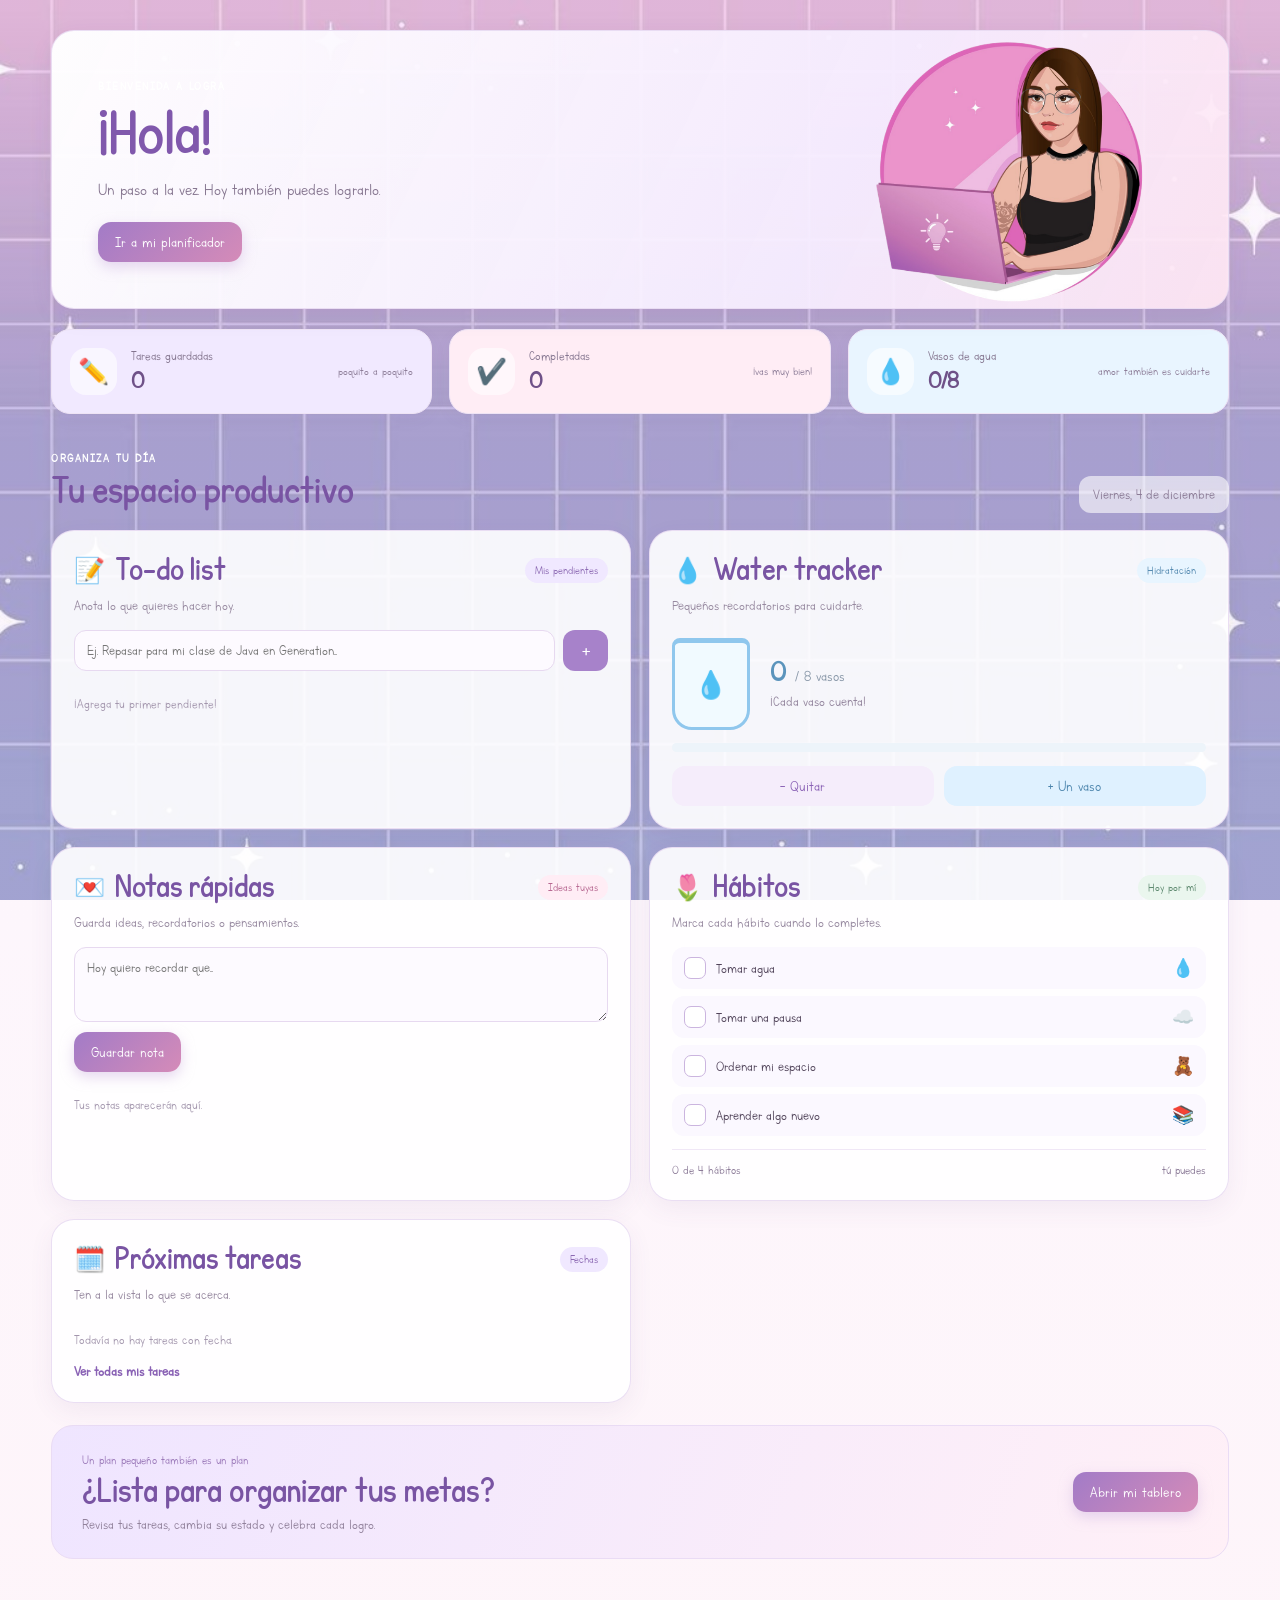
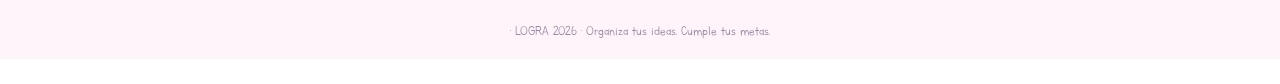
<file: index.html>
<!DOCTYPE html>
<html lang="es">
<head>
    <meta charset="UTF-8">
    <meta name="viewport" content="width=device-width, initial-scale=1.0">
    <meta http-equiv="refresh" content="0; url=pages/index.html">
    <title>LOGRA</title>
</head>
<body>
    <p>Abriendo LOGRA...</p>
    <a href="pages/index.html">Entrar a LOGRA</a>
</body>
</html>
</file>
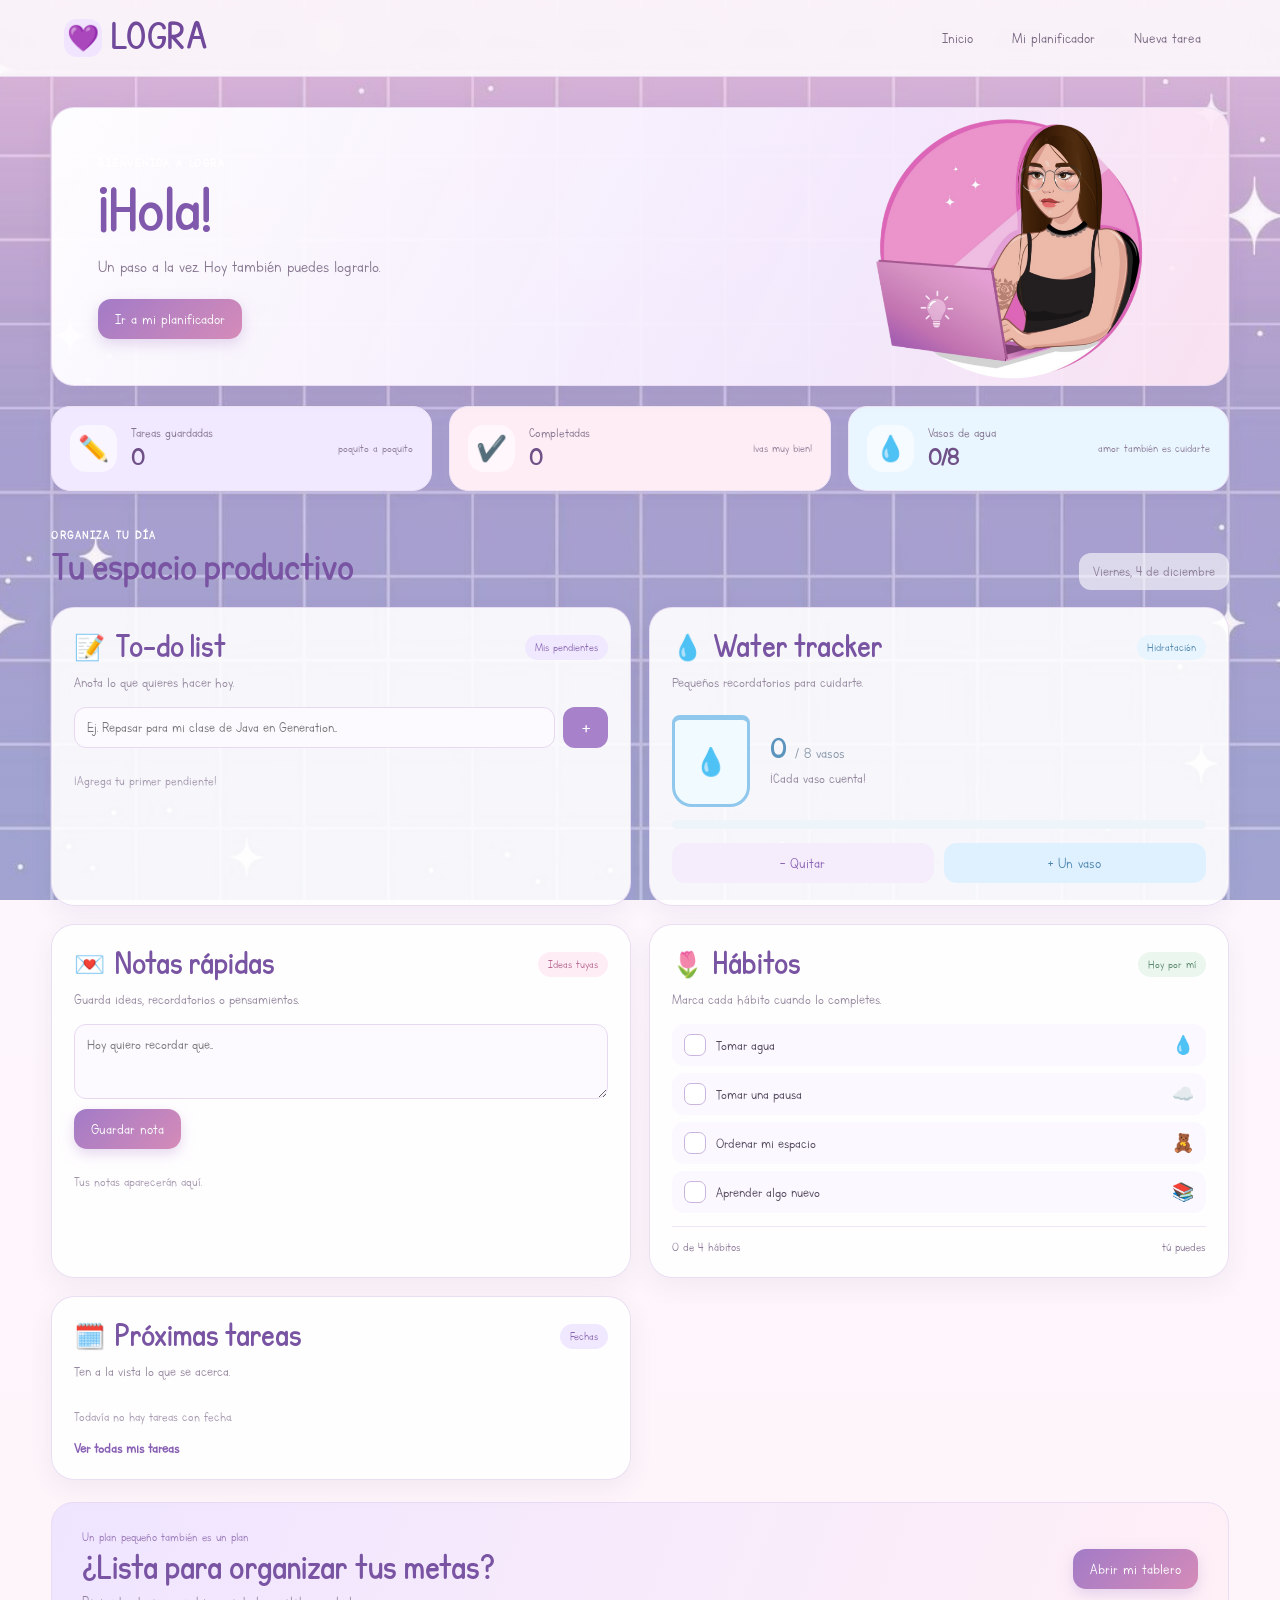
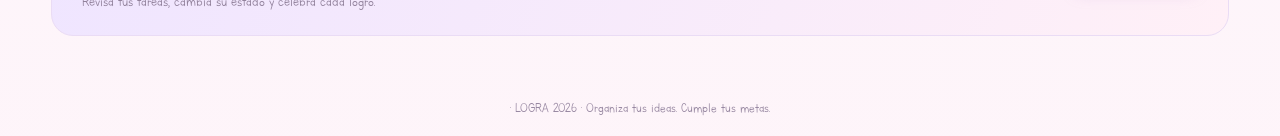
<file: pages/index.html>
<!DOCTYPE html>
<html lang="es">

<head>
  <!-- Configuración general de la página -->
  <meta charset="UTF-8">
  <meta name="viewport" content="width=device-width, initial-scale=1.0">
  <meta name="theme-color" content="#f5edff">

  <!-- Título de la pestaña del navegador -->
  <title>Inicio | LOGRA</title>

  <!-- Conexión con los estilos CSS -->
  <link rel="stylesheet" href="../css/inicio.css">
  <link rel="stylesheet" href="../css/header.css">
</head>

<body>

  <!-- HEADER COMPARTIDO -->
  <div id="header-container"></div>

  <!-- CONTENIDO PRINCIPAL DEL DASHBOARD -->
  <main class="dashboard">

    <!-- Bienvenida e ilustración decorativa -->
    <section class="saludo panel">

      <div class="saludo-texto">
        <span class="eyebrow">BIENVENIDA A LOGRA</span>

        <h1>¡Hola!</h1>

        <p>Un paso a la vez. Hoy también puedes lograrlo.</p>

        <a class="boton boton-principal" href="tareas.html">
          Ir a mi planificador
        </a>
      </div>

      <!-- Imagen decorativa -->
      <div class="saludo-ilustracion">
        <img src="../images/nayacomputa.png"
             alt="Ilustración decorativa">
      </div>

    </section>

    <!-- TARJETAS DE RESUMEN -->
    <section class="resumen-grid" aria-label="Resumen de tu día">

      <!-- Cantidad total de tareas -->
      <article class="resumen-card resumen-lila">
        <span class="resumen-icono">✏️</span>

        <div>
          <span class="resumen-label">Tareas guardadas</span>
          <strong id="total-tareas">0</strong>
        </div>

        <small>poquito a poquito</small>
      </article>

      <!-- Cantidad de tareas completadas -->
      <article class="resumen-card resumen-rosa">
        <span class="resumen-icono">✔️</span>

        <div>
          <span class="resumen-label">Completadas</span>
          <strong id="tareas-completadas">0</strong>
        </div>

        <small>¡vas muy bien!</small>
      </article>

      <!-- Resumen del consumo de agua -->
      <article class="resumen-card resumen-azul">
        <span class="resumen-icono">💧</span>

        <div>
          <span class="resumen-label">Vasos de agua</span>
          <strong><span id="agua-resumen">0</span>/8</strong>
        </div>

        <small>amor también es cuidarte</small>
      </article>

    </section>

    <!-- TÍTULO DE LAS HERRAMIENTAS -->
    <div class="seccion-titulo">

      <div>
        <span class="eyebrow">ORGANIZA TU DÍA</span>
        <h2>Tu espacio productivo</h2>
      </div>

      <span class="fecha-hoy" id="fecha-hoy"></span>

    </div>

    <!-- WIDGETS DE ORGANIZACIÓN PERSONAL -->
    <section class="widgets-grid">

      <!-- TO-DO LIST: pendientes rápidos -->
      <article class="widget panel widget-todo">

        <div class="widget-cabecera">
          <div>
            <span class="widget-emoji">📝</span>
            <h3>To-do list</h3>
          </div>

          <span class="mini-etiqueta">Mis pendientes</span>
        </div>

        <p class="widget-descripcion">
          Anota lo que quieres hacer hoy.
        </p>

        <!-- Formulario para agregar pendientes -->
        <form id="form-rapido" class="entrada-inline">

          <label class="solo-lectores" for="nuevo-rapido">
            Nuevo pendiente
          </label>

          <input
            id="nuevo-rapido"
            type="text"
            placeholder="Ej. Repasar para mi clase de Java en Generation..."
            maxlength="120"
            required
          >

          <button type="submit" aria-label="Agregar pendiente">
            +
          </button>

        </form>

        <!-- JavaScript coloca aquí los pendientes -->
        <ul id="lista-rapida" class="lista-rapida"></ul>

        <!-- Mensaje cuando no hay pendientes -->
        <p id="vacio-rapido" class="texto-vacio">
          ¡Agrega tu primer pendiente!
        </p>

      </article>

      <!-- WATER TRACKER: contador de agua -->
      <article class="widget panel widget-agua">

        <div class="widget-cabecera">
          <div>
            <span class="widget-emoji">💧</span>
            <h3>Water tracker</h3>
          </div>

          <span class="mini-etiqueta azul">Hidratación</span>
        </div>

        <p class="widget-descripcion">
          Pequeños recordatorios para cuidarte.
        </p>

        <!-- Vaso y cantidad registrada -->
        <div class="agua-centro">

          <div class="vaso" aria-label="Progreso de vasos de agua">
            <div class="agua-relleno" id="agua-relleno"></div>
            <span>💧</span>
          </div>

          <div>
            <strong class="agua-numero">
              <span id="agua-cantidad">0</span>
              <small>/ 8 vasos</small>
            </strong>

            <p id="agua-mensaje">¡Cada vaso cuenta!</p>
          </div>

        </div>

        <!-- Barra visual de progreso -->
        <div class="barra-progreso">
          <span id="agua-barra"></span>
        </div>

        <!-- Botones para actualizar el contador -->
        <div class="botones-agua">

          <button class="boton boton-suave" id="agua-restar" type="button">
            − Quitar
          </button>

          <button class="boton boton-azul" id="agua-sumar" type="button">
            + Un vaso
          </button>

        </div>

      </article>

      <!-- NOTAS RÁPIDAS -->
      <article class="widget panel widget-notas">

        <div class="widget-cabecera">
          <div>
            <span class="widget-emoji">💌</span>
            <h3>Notas rápidas</h3>
          </div>

          <span class="mini-etiqueta rosa">Ideas tuyas</span>
        </div>

        <p class="widget-descripcion">
          Guarda ideas, recordatorios o pensamientos.
        </p>

        <!-- Formulario para escribir una nota -->
        <form id="form-nota" class="form-nota">

          <label class="solo-lectores" for="texto-nota">
            Escribe una nota
          </label>

          <textarea
            id="texto-nota"
            rows="3"
            maxlength="500"
            placeholder="Hoy quiero recordar que..."
            required
          ></textarea>

          <button class="boton boton-principal" type="submit">
            Guardar nota
          </button>

        </form>

        <!-- JavaScript muestra aquí las notas guardadas -->
        <div id="lista-notas" class="lista-notas"></div>

        <p id="vacio-notas" class="texto-vacio">
          Tus notas aparecerán aquí.
        </p>

      </article>

      <!-- HÁBITOS DIARIOS -->
      <article class="widget panel widget-habitos">

        <div class="widget-cabecera">
          <div>
            <span class="widget-emoji">🌷</span>
            <h3>Hábitos</h3>
          </div>

          <span class="mini-etiqueta verde">Hoy por mí</span>
        </div>

        <p class="widget-descripcion">
          Marca cada hábito cuando lo completes.
        </p>

        <!-- Cada casilla representa un hábito -->
        <div class="lista_habitos lista-habitos">

          <label class="habito">
            <input type="checkbox" data-habito="agua">
            <span class="check-dibujo"></span>
            <span>Tomar agua</span>
            <span class="habito-emoji">💧</span>
          </label>

          <label class="habito">
            <input type="checkbox" data-habito="pausa">
            <span class="check-dibujo"></span>
            <span>Tomar una pausa</span>
            <span class="habito-emoji">☁️</span>
          </label>

          <label class="habito">
            <input type="checkbox" data-habito="orden">
            <span class="check-dibujo"></span>
            <span>Ordenar mi espacio</span>
            <span class="habito-emoji">🧸</span>
          </label>

          <label class="habito">
            <input type="checkbox" data-habito="lectura">
            <span class="check-dibujo"></span>
            <span>Aprender algo nuevo</span>
            <span class="habito-emoji">📚</span>
          </label>

        </div>

        <!-- Resumen de los hábitos marcados -->
        <div class="habitos-pie">
          <span id="habitos-contador">0 de 4 hábitos</span>
          <span>tú puedes</span>
        </div>

      </article>

      <!-- PRÓXIMAS TAREAS -->
      <article class="widget panel widget-calendario">

        <div class="widget-cabecera">
          <div>
            <span class="widget-emoji">🗓️</span>
            <h3>Próximas tareas</h3>
          </div>

          <span class="mini-etiqueta">Fechas</span>
        </div>

        <p class="widget-descripcion">
          Ten a la vista lo que se acerca.
        </p>

        <!-- JavaScript coloca aquí las tareas con fecha -->
        <div id="proximas-tareas" class="proximas-tareas"></div>

        <p id="vacio-proximas" class="texto-vacio">
          Todavía no hay tareas con fecha.
        </p>

        <!-- Acceso al tablero completo -->
        <a class="enlace-morado" href="tareas.html">
          Ver todas mis tareas
        </a>

      </article>

    </section>

    <!-- INVITACIÓN AL PLANIFICADOR -->
    <section class="cta-planificador">

      <div>
        <span>Un plan pequeño también es un plan</span>

        <h2>¿Lista para organizar tus metas?</h2>

        <p>
          Revisa tus tareas, cambia su estado y celebra cada logro.
        </p>
      </div>

      <a class="boton boton-principal" href="tareas.html">
        Abrir mi tablero
      </a>

    </section>

  </main>

  <!-- PIE DE PÁGINA -->
  <footer>
    · LOGRA 2026 · Organiza tus ideas. Cumple tus metas.
  </footer>

  <!-- CONEXIÓN CON JAVASCRIPT -->
  <!-- Carga el header compartido -->
  <script src="../js/header.js"></script>

  <!-- Controla los widgets del inicio -->
  <script src="../js/inicio.js"></script>

</body>
</html>
</file>
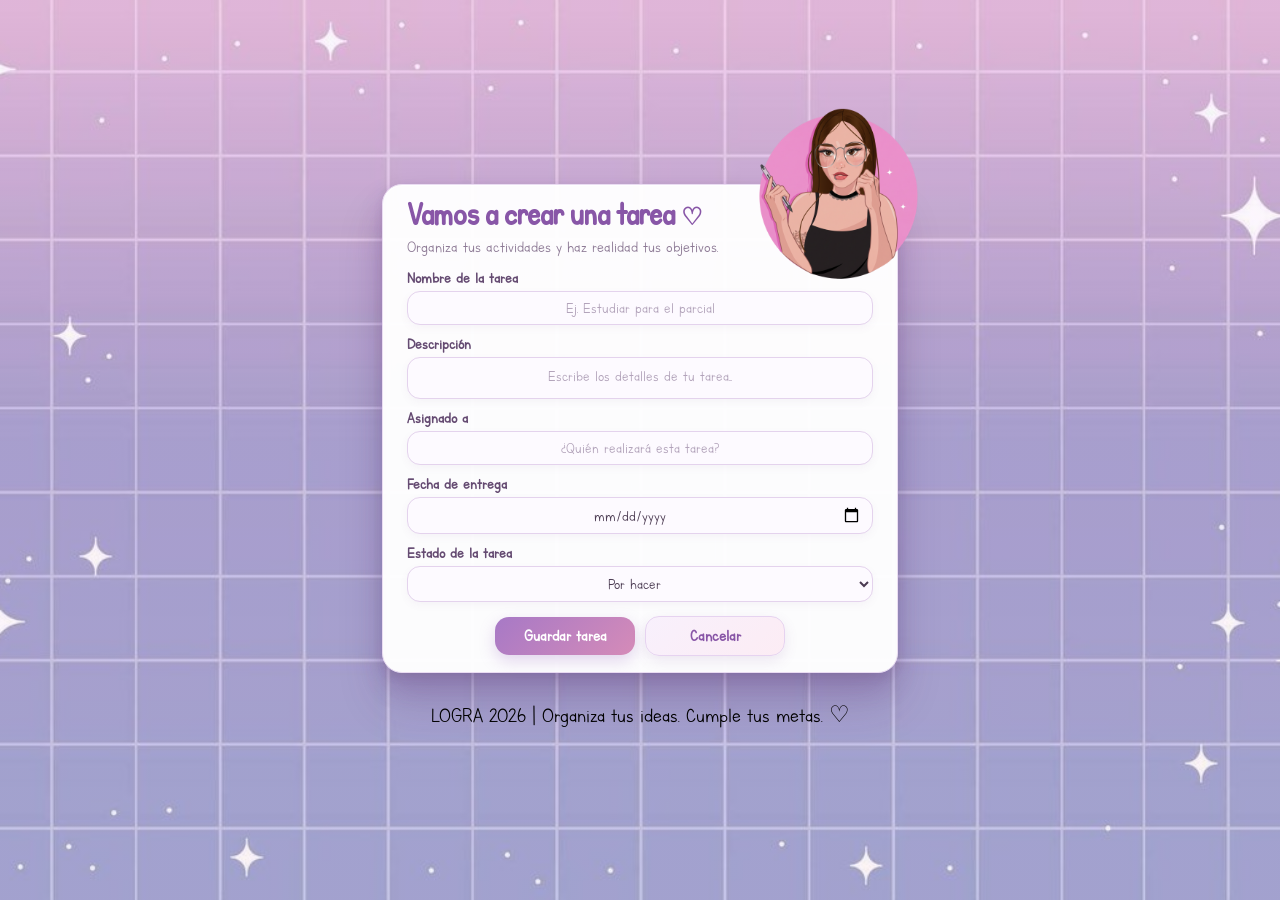
<file: crear-tarea.html>
<!DOCTYPE html>
<html lang="es">

<head>
    <meta charset="UTF-8">
    <meta name="viewport" content="width=device-width, initial-scale=1.0">

    <title> Nueva Tarea </title>

    <link rel="stylesheet" href="crear-tarea.css">
</head>

<body>

    <main>

       
<main>
    <section class="tarjeta-formulario">
    <img src="images/Nayaxd.png" alt="Naya" class="foto-naya">

        <!-- Presentación dentro de la misma caja -->
        <section class="presentacion">
            <h1>Vamos a crear una tarea ♡</h1>
            <p>Organiza tus actividades y haz realidad tus objetivos.</p>
        </section>

            <form id="formulario-tarea">

                <!-- Nombre -->
                <div class="grupo-campo">
                    <label for="nombre">Nombre de la tarea</label>

                    <input
                        type="text"
                        id="nombre"
                        name="nombre"
                        placeholder="Ej. Estudiar para el parcial"
                        required
                    >
                </div>

                <!-- Descripción -->
                <div class="grupo-campo">
                    <label for="descripcion">Descripción</label>

                    <textarea
                        id="descripcion"
                        name="descripcion"
                        rows="4"
                        placeholder="Escribe los detalles de tu tarea..."
                    ></textarea>
                </div>

                <!-- Persona asignada -->
                <div class="grupo-campo">
                    <label for="asignado">Asignado a</label>

                    <input
                        type="text"
                        id="asignado"
                        name="asignado"
                        placeholder="¿Quién realizará esta tarea?"
                    >
                </div>

                <!-- Fecha de entrega -->
                <div class="grupo-campo">
                    <label for="fecha">Fecha de entrega</label>

                    <input
                        type="date"
                        id="fecha"
                        name="fecha"
                        required
                    >
                </div>

                <!-- Estado -->
                <div class="grupo-campo">
                    <label for="estado">Estado de la tarea</label>

                    <select id="estado" name="estado" required>
                        <option value="por-hacer">Por hacer</option>
                        <option value="en-progreso">En progreso</option>
                        <option value="completada">Completada</option>
                    </select>
                </div>

                <!-- Botones -->
                <div class="botones-formulario">
                    <button type="submit" class="btn btn-guardar">
                        Guardar tarea
                    </button>

                    <a href="tareas.html" class="btn btn-cancelar">Cancelar</a>
                </div>

            </form>

        </section>

    </main>

    <!-- Pie de página -->
    <footer>
        <p>LOGRA 2026 | Organiza tus ideas. Cumple tus metas. ♡</p>
    </footer>

</body>

</html>
</file>
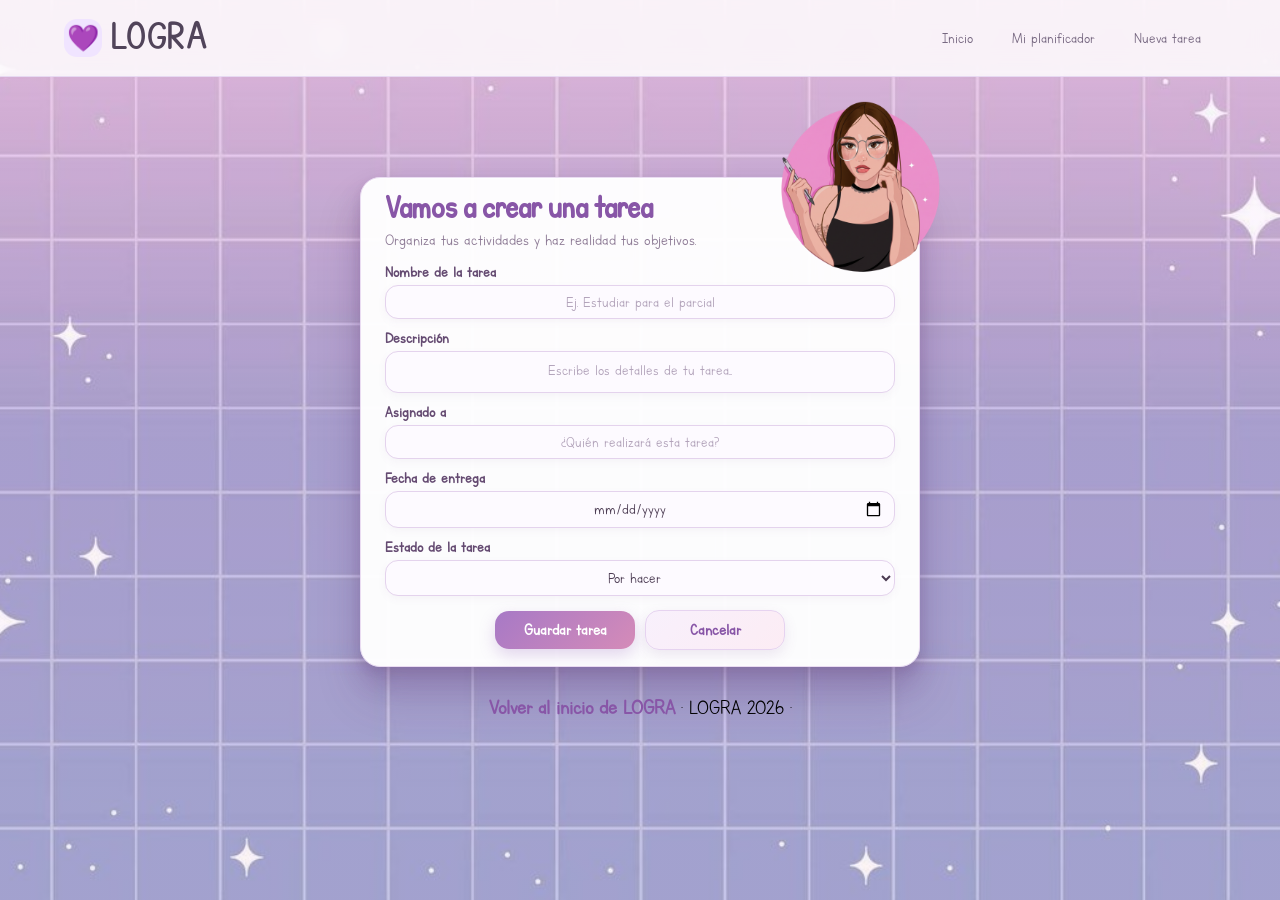
<file: pages/crear-tarea.html>
<!DOCTYPE html>
<html lang="es">

<head>
    <meta charset="UTF-8">
    <meta name="viewport" content="width=device-width, initial-scale=1.0">

    <title>Nueva Tarea</title>

    <!-- Estilos de la página Crear tarea -->
    <link rel="stylesheet" href="../css/crear-tarea.css">

    <!-- Estilos del header -->
    <link rel="stylesheet" href="../css/header.css">
</head>

<body>

    <!-- Header compartido -->
    <div id="header-container"></div>

    <main>
        <section class="tarjeta-formulario">

            <img src="../images/Nayaxd.png" alt="Naya" class="foto-naya">

            <!-- Presentación dentro de la misma caja -->
            <section class="presentacion">
                <h1>Vamos a crear una tarea</h1>
                <p>Organiza tus actividades y haz realidad tus objetivos.</p>
            </section>

            <!-- Formulario para crear una tarea -->
            <form id="formulario-tarea">

                <!-- Nombre -->
                <div class="grupo-campo">
                    <label for="nombre">Nombre de la tarea</label>

                    <input
                        type="text"
                        id="nombre"
                        name="nombre"
                        placeholder="Ej. Estudiar para el parcial"
                        minlength="8"
                        maxlength="100"
                        required
                    >
                </div>

                <!-- Descripción -->
                <div class="grupo-campo">
                    <label for="descripcion">Descripción</label>

                    <textarea
                        id="descripcion"
                        name="descripcion"
                        rows="4"
                        placeholder="Escribe los detalles de tu tarea..."
                        minlength="15"
                        maxlength="500"
                        required
                    ></textarea>
                </div>

                <!-- Persona asignada -->
                <div class="grupo-campo">
                    <label for="asignado">Asignado a</label>

                    <input
                        type="text"
                        id="asignado"
                        name="asignado"
                        placeholder="¿Quién realizará esta tarea?"
                        minlength="8"
                        maxlength="100"
                        required
                    >
                </div>

                <!-- Fecha de entrega -->
                <div class="grupo-campo">
                    <label for="fecha">Fecha de entrega</label>

                    <input
                        type="date"
                        id="fecha"
                        name="fecha"
                        required
                    >
                </div>

                <!-- Estado -->
                <div class="grupo-campo">
                    <label for="estado">Estado de la tarea</label>

                    <select id="estado" name="estado" required>
                        <option value="por-hacer">Por hacer</option>
                        <option value="en-progreso">En progreso</option>
                        <option value="completada">Completada</option>
                    </select>
                </div>

                <!-- Botones -->
                <div class="botones-formulario">
                    <button type="submit" class="btn btn-guardar">
                        Guardar tarea
                    </button>

                    <a href="tareas.html" class="btn btn-cancelar">
                        Cancelar
                    </a>
                </div>

            </form>
        </section>
    </main>

    <!-- Pie de página -->
    <footer>
        <p>
            <a href="index.html">Volver al inicio de LOGRA</a>
            · LOGRA 2026 ·
        </p>
    </footer>

    <!-- JavaScript para cargar el header -->
    <script src="../js/header.js"></script>

    <!-- JavaScript del formulario -->
    <script src="../js/crear-tarea.js"></script>

</body>

</html>
</file>
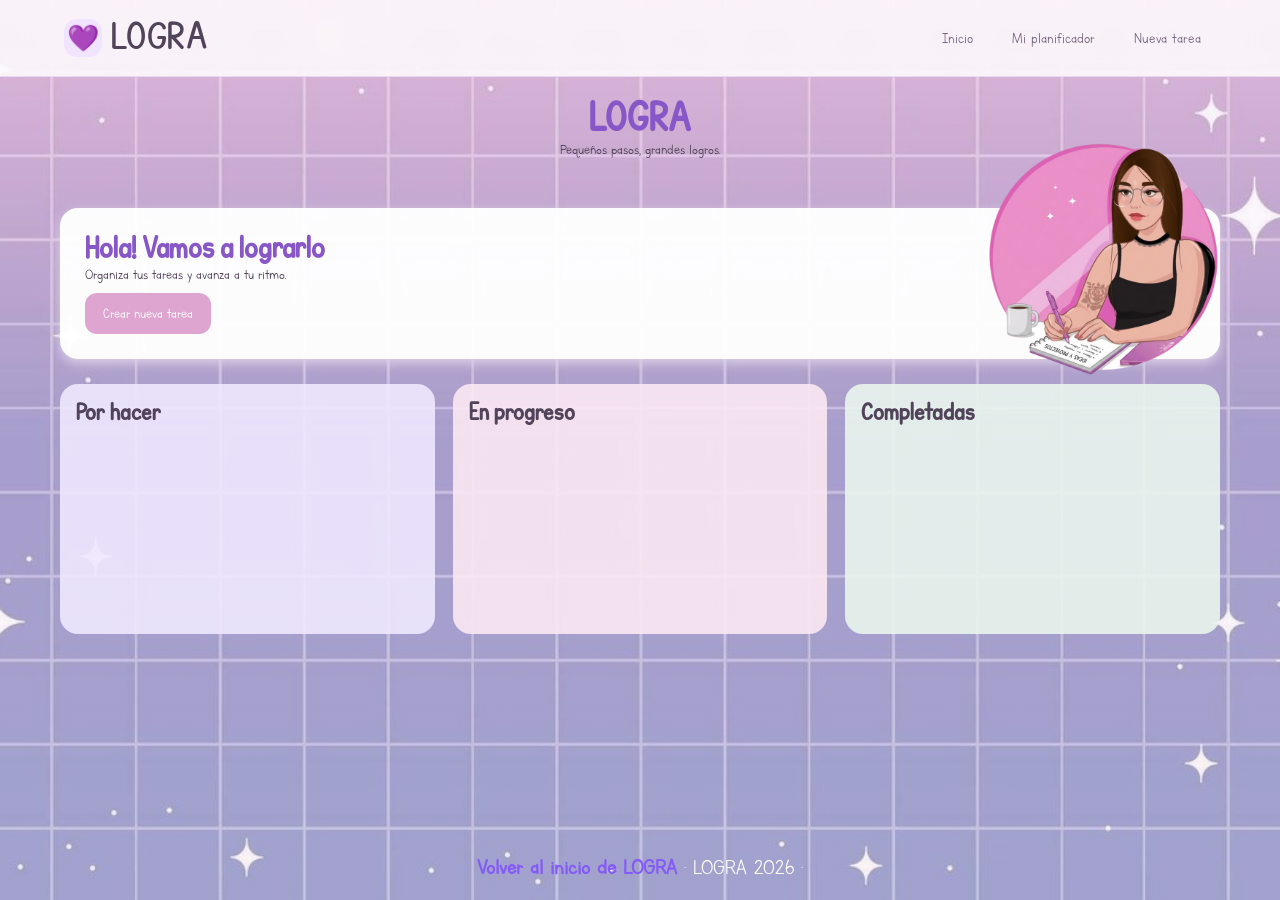
<file: pages/tareas.html>
<!DOCTYPE html>
<html lang="es">

<head>
    <meta charset="UTF-8">
    <meta name="viewport" content="width=device-width, initial-scale=1.0">

    <title>Tablero principal | LOGRA</title>

    <!-- Estilos del header -->
    <link rel="stylesheet" href="../css/header.css">

    <!-- Estilos del tablero de tareas -->
    <link rel="stylesheet" href="../css/tareas.css">
</head>

<body>

    <!-- Header compartido -->
    <div id="header-container"></div>

    <!-- Encabezado principal -->
    <header class="encabezado">
        <h1>LOGRA</h1>
        <p>Pequeños pasos, grandes logros.</p>
    </header>

    <!-- Contenido principal -->
    <main class="contenedor">

        <!-- Bienvenida -->
        <section class="bienvenida">

            <div class="saludo-contenedor">

                <div class="saludo-texto">
                    <h2>Hola! Vamos a lograrlo</h2>
                    <p>Organiza tus tareas y avanza a tu ritmo.</p>

                    <a href="crear-tarea.html" class="boton-crear">
                        Crear nueva tarea
                    </a>
                </div>

                <img src="../images/nayaescri.png"
                     alt="Ilustración de LOGRA"
                     class="imagen-saludo">

            </div>

        </section>

        <!-- Tablero organizado por estados -->
        <section class="tablero">

            <!-- Tareas pendientes -->
            <div class="columna pendiente">
                <h3>Por hacer</h3>
                <div id="lista-pendientes" class="lista-tareas"></div>
            </div>

            <!-- Tareas en progreso -->
            <div class="columna progreso">
                <h3>En progreso</h3>
                <div id="lista-progreso" class="lista-tareas"></div>
            </div>

            <!-- Tareas completadas -->
            <div class="columna completada">
                <h3>Completadas</h3>
                <div id="lista-completadas" class="lista-tareas"></div>
            </div>

        </section>

    </main>

    <!-- Pie de página -->
    <footer>
        <p>
            <a href="index.html">Volver al inicio de LOGRA</a>
            · LOGRA 2026 ·
        </p>
    </footer>

    <!-- JavaScript para cargar el header -->
    <script src="../js/header.js"></script>

    <!-- JavaScript que muestra las tareas en el tablero -->
    <script src="../js/tareas.js"></script>

</body>
</html>
</file>
<file: css/inicio.css>
/* FUENTES PERSONALIZADAS */
@font-face {
  font-family: "FuenteTitulos";
  src: url("../fonts/KGPerfectPenmanship.ttf") format("truetype");
  font-weight: normal;
  font-style: normal;
}
@font-face {
  font-family: "FuenteTextos";
  src: url("../fonts/Letters%20for%20Learners.ttf") format("truetype");
  font-weight: normal;
  font-style: normal;
}
/* VARIABLES DE COLOR Y ESTILOS GLOBALES */
:root {
  --lila: #8a62b5;
  --lila-oscuro: #70499a;
  --rosa: #d88eb7;
  --texto: #51445a;
  --muted: #95869f;
  --borde: #eee4f5;
  --blanco: #fff;
  --fondo: #faf7ff;
}
* {
  box-sizing: border-box;
}
body {
    margin: 0;
    min-height: 100vh;
    font-family: "FuenteTextos", sans-serif;
    color: var(--texto);
    background:
        linear-gradient(
            rgba(249, 239, 255, 0.45),
            rgba(252, 232, 243, 0.45)
        ),
        url("../images/fondo.jpg") center / cover fixed;
}

a {
  color: inherit;
  text-decoration: none;
}
button,input,textarea {
  font: inherit;
}
button {
  cursor: pointer;
}
/* BARRA DE NAVEGACIÓN Y MARCA */
.barra-superior {
  display: flex;
  justify-content: space-between;
  align-items: center;
  gap: 20px;
  padding: 17px clamp(18px,5vw,72px);
  background: rgba(255,255,255,.82);
  border-bottom: 1px solid rgba(224,207,239,.7);
  position: sticky;
  top: 0;
  z-index: 5;
  backdrop-filter: blur(12px);
}
.marca {
  display: flex;
  align-items: center;
  gap: 9px;
  font: 30px "FuenteTitulos",sans-serif;
  color: var(--lila-oscuro);
  letter-spacing: .4px;
}
.marca-icono {
  display: grid;
  place-items: center;
  width: 38px;
  height: 38px;
  border-radius: 13px;
  background: #f0e4ff;
  font-family: Arial,sans-serif;
  font-size: 26px;
}
.barra-superior nav {
  display: flex;
  align-items: center;
  gap: 9px;
  flex-wrap: wrap;
}
.barra-superior nav a {
  padding: 10px 15px;
  border-radius: 13px;
  color: #766780;
  font-size: 17px;
  transition: .2s;
}
.barra-superior nav a:hover,.barra-superior nav .nav-activo {
  background: #f1e7ff;
  color: var(--lila-oscuro);
}
/* CONTENEDOR PRINCIPAL Y PANELES */
.dashboard {
  width: min(1200px,92%);
  margin: 30px auto 44px;
}
.panel {
  background: rgba(255,255,255,.9);
  border: 1px solid rgba(232,219,242,.9);
  border-radius: 23px;
  box-shadow: 0 8px 24px rgba(100,67,128,.07);
}
/* BLOQUE DE BIENVENIDA E ILUSTRACIÓN */
.saludo {
  min-height: 225px;
  display: flex;
  align-items: center;
  justify-content: space-between;
  gap: 24px;
  padding: clamp(24px,4vw,46px);
  overflow: hidden;
  position: relative;
  background: linear-gradient(115deg,rgba(255,255,255,.97),rgba(246,237,255,.94) 66%,rgba(255,231,243,.92));
}
.eyebrow {
  font-size: 13px;
  font-weight: bold;
  letter-spacing: 1.5px;
  color: #a17bc1;
}
.saludo h1 {
  font: clamp(34px,4vw,48px) "FuenteTitulos",sans-serif;
  color: #8058ac;
  margin: 9px 0;
}
.saludo h1 span {
  color: #d88eb7;
}
.saludo p {
  font-size: 19px;
  color: #85758f;
  margin: 0 0 22px;
}
.boton {
  border: 0;
  display: inline-flex;
  align-items: center;
  justify-content: center;
  gap: 10px;
  padding: 11px 17px;
  border-radius: 13px;
  font-size: 17px;
  transition: transform .2s,box-shadow .2s;
}
.boton:hover {
  transform: translateY(-2px);
}
.boton-principal {
  background: linear-gradient(135deg,#a27bc7,#d58bb8);
  color: #fff;
  box-shadow: 0 5px 13px #cdb4df80;
}
.boton-principal:hover {
  box-shadow: 0 8px 18px #c09bdc80;
}
.boton-suave {
  background: #f5edfb;
  color: #8a62b5;
}
.boton-azul {
  background: #dff1ff;
  color: #4c85ad;
}
.saludo-ilustracion {
  width: 220px;
  min-width: 150px;
  height: 160px;
  position: relative;
  display: grid;
  place-items: center;
}
.nube {
  font-size: 115px;
  line-height: 1;
  color: #d9c4f4;
  text-shadow: 0 8px 0 #c9b0e8;
  transform: rotate(-6deg);
}
.corazon {
  position: absolute;
  font: 76px Arial;
  color: #d98db9;
  top: 40px;
  left: 76px;
  text-shadow: 0 3px #fff;
}
.estrella {
  position: absolute;
  color: #b99bdc;
  font-size: 30px;
}
.estrella-1 {
  top: 5px;
  left: 30px;
}
.estrella-2 {
  right: 10px;
  bottom: 20px;
}
.flor {
  position: absolute;
  right: 25px;
  top: 22px;
  color: #e6a4c7;
  font-size: 35px;
}
/* TARJETAS DE RESUMEN */
.resumen-grid {
  display: grid;
  grid-template-columns: repeat(3,minmax(0,1fr));
  gap: 17px;
  margin: 20px 0 35px;
}
.resumen-card {
  display: flex;
  align-items: center;
  gap: 14px;
  padding: 18px;
  border-radius: 19px;
  border: 1px solid #eee3f5;
  box-shadow: 0 5px 18px #846a9c0c;
}
.resumen-lila {
  background: #f1e9ff;
}
.resumen-rosa {
  background: #ffedf5;
}
.resumen-azul {
  background: #e9f5ff;
}
.resumen-icono {
  width: 47px;
  height: 47px;
  border-radius: 16px;
  display: grid;
  place-items: center;
  background: #fff9;
  font-size: 25px;
  color: #9b77bf;
  flex-shrink: 0;
}
.resumen-card div {
  display: flex;
  flex-direction: column;
  gap: 2px;
}
.resumen-label {
  font-size: 15px;
  color: #84758f;
}
.resumen-card strong {
  font-size: 27px;
  color: #6f5188;
}
.resumen-card small {
  margin-left: auto;
  font-size: 13px;
  color: #8d7d98;
}
/* TÍTULOS DE SECCIÓN Y FECHA */
.seccion-titulo {
  display: flex;
  justify-content: space-between;
  align-items: end;
  gap: 20px;
  margin-bottom: 17px;
}
.seccion-titulo h2 {
  font: 30px "FuenteTitulos",sans-serif;
  color: #7954a3;
  margin: 5px 0 0;
}
.fecha-hoy {
  color: #8b7b96;
  background: #fff9;
  padding: 10px 14px;
  border-radius: 12px;
  font-size: 16px;
}

.saludo-ilustracion img {
    width: 1000px !important;
    max-width: none !important;
    height: auto !important;
    display: block;
    margin: 0 auto;
    object-fit: contain;
    transform: translate(-450px, -170px);
}

/* DISTRIBUCIÓN DE WIDGETS */
.widgets-grid {
  display: grid;
  grid-template-columns: repeat(2,minmax(0,1fr));
  gap: 18px;
}
.widget {
  padding: 22px;
  min-width: 0;
}
.widget-cabecera,.widget-cabecera>div {
  display: flex;
  align-items: center;
  gap: 10px;
}
.widget-cabecera {
  justify-content: space-between;
}
.widget-emoji {
  font-size: 25px;
}
.widget h3 {
  font: 25px "FuenteTitulos",sans-serif;
  color: #7954a3;
  margin: 0;
}
.mini-etiqueta {
  white-space: nowrap;
  background: #f0e8ff;
  color: #8b68b2;
  border-radius: 30px;
  padding: 5px 10px;
  font-size: 13px;
}
.mini-etiqueta.rosa {
  background: #ffedf5;
  color: #b76891;
}
.mini-etiqueta.azul {
  background: #e8f5ff;
  color: #5288af;
}
.mini-etiqueta.verde {
  background: #eaf6ee;
  color: #59866b;
}
.widget-descripcion {
  color: #96889f;
  font-size: 16px;
  margin: 9px 0 16px;
}
/* TO-DO LIST Y ENTRADAS RÁPIDAS */
.entrada-inline {
  display: flex;
  gap: 8px;
}
.entrada-inline input,.form-nota textarea {
  width: 100%;
  min-width: 0;
  border: 1px solid #e7d9f0;
  border-radius: 12px;
  background: #fdfaff;
  padding: 11px 12px;
  color: var(--texto);
  outline: none;
}
.entrada-inline input:focus,.form-nota textarea:focus {
  border-color: #ba95d7;
  box-shadow: 0 0 0 3px #c5a6df2e;
}
.entrada-inline button {
  border: 0;
  border-radius: 12px;
  width: 45px;
  flex-shrink: 0;
  background: #a782ca;
  color: white;
  font-size: 27px;
}
.lista-rapida,.lista-notas {
  list-style: none;
  margin: 12px 0 0;
  padding: 0;
  display: grid;
  gap: 8px;
}
.pendiente-rapido {
  display: flex;
  align-items: center;
  gap: 10px;
  padding: 10px 12px;
  border-radius: 12px;
  background: #faf6ff;
  border: 1px solid #f0e7f7;
}
.pendiente-rapido input {
  accent-color: #9c79bf;
  width: 17px;
  height: 17px;
}
.pendiente-rapido span {
  flex: 1;
  overflow-wrap: anywhere;
}
.pendiente-rapido.hecho span {
  text-decoration: line-through;
  color: #aa9db3;
}
.borrar-mini {
  border: 0;
  background: transparent;
  color: #b58da9;
  font-size: 18px;
  padding: 0 3px;
}
.texto-vacio {
  font-size: 15px;
  color: #a396ad;
  margin: 13px 0 0;
}
/* WATER TRACKER */
.agua-centro {
  display: flex;
  align-items: center;
  gap: 20px;
  padding: 8px 0 13px;
}
.vaso {
  width: 78px;
  height: 92px;
  border: 3px solid #8fc7ed;
  border-top: 5px solid #8fc7ed;
  border-radius: 8px 8px 20px 20px;
  position: relative;
  overflow: hidden;
  display: grid;
  place-items: center;
  background: #f1faff;
  flex-shrink: 0;
}
.agua-relleno {
  position: absolute;
  bottom: 0;
  left: 0;
  right: 0;
  height: 0;
  background: linear-gradient(#b9e4ff,#7fc3f1);
  transition: height .35s;
}
.vaso span {
  position: relative;
  font-size: 27px;
}
.agua-numero {
  font-size: 32px;
  color: #5b94bc;
}
.agua-numero small {
  font-size: 17px;
  font-weight: normal;
  color: #8796a7;
}
.agua-centro p {
  color: #92849c;
  margin: 4px 0;
}
.barra-progreso {
  height: 9px;
  background: #edf4fa;
  border-radius: 20px;
  overflow: hidden;
}
.barra-progreso span {
  display: block;
  width: 0;
  height: 100%;
  background: linear-gradient(90deg,#b5def8,#7dbde9);
  border-radius: 20px;
  transition: width .3s;
}
.botones-agua {
  display: flex;
  gap: 10px;
  margin-top: 14px;
}
.botones-agua button {
  flex: 1;
}
/* NOTAS RÁPIDAS */
.form-nota {
  display: grid;
  gap: 10px;
}
.form-nota textarea {
  resize: vertical;
  min-height: 75px;
}
.form-nota .boton {
  justify-self: start;
}
.nota {
  position: relative;
  background: #fff4f9;
  border: 1px solid #f6e0ed;
  border-radius: 13px;
  padding: 12px 38px 12px 13px;
  white-space: pre-wrap;
  overflow-wrap: anywhere;
}
.nota:nth-child(even) {
  background: #f6f0ff;
  border-color: #ece1fa;
}
.nota p {
  margin: 0;
  font-size: 16px;
}
.nota small {
  display: block;
  color: #a38fa9;
  font-size: 12px;
  margin-top: 6px;
}
.nota .borrar-mini {
  position: absolute;
  right: 10px;
  top: 8px;
}
/* SEGUIMIENTO DE HÁBITOS */
.lista-habitos {
  display: grid;
  gap: 7px;
}
.habito {
  display: flex;
  align-items: center;
  gap: 10px;
  padding: 10px 12px;
  border-radius: 12px;
  background: #fbf8ff;
  cursor: pointer;
}
.habito input {
  position: absolute;
  opacity: 0;
  width: 1px;
  height: 1px;
}
.check-dibujo {
  display: grid;
  place-items: center;
  width: 22px;
  height: 22px;
  border: 1.5px solid #cbb5df;
  border-radius: 7px;
  color: transparent;
  background: white;
}
.habito input:checked+.check-dibujo {
  background: #a681c9;
  border-color: #a681c9;
  color: white;
}
.habito input:focus-visible+.check-dibujo {
  outline: 3px solid #e1cafa;
}
.habito>span:nth-of-type(2) {
  flex: 1;
}
.habito:has(input:checked)>span:nth-of-type(2) {
  text-decoration: line-through;
  color: #a295aa;
}
.habito-emoji {
  font-size: 18px;
}
.habitos-pie {
  display: flex;
  justify-content: space-between;
  margin-top: 13px;
  padding-top: 12px;
  border-top: 1px solid #f0e7f6;
  color: #8c7b98;
  font-size: 14px;
}
/* PRÓXIMAS TAREAS */
.proximas-tareas {
  display: grid;
  gap: 9px;
}
.proxima-tarea {
  display: flex;
  align-items: center;
  gap: 12px;
  padding: 11px;
  border-radius: 12px;
  background: #faf7ff;
}
.fecha-cuadro {
  min-width: 49px;
  padding: 7px 5px;
  text-align: center;
  border-radius: 10px;
  background: #eee4ff;
  color: #805eaa;
}
.fecha-cuadro strong {
  display: block;
  font-size: 19px;
}
.fecha-cuadro small {
  font-size: 11px;
  text-transform: uppercase;
}
.proxima-info {
  min-width: 0;
  flex: 1;
}
.proxima-info strong {
  display: block;
  overflow-wrap: anywhere;
  color: #6e557f;
}
.proxima-info small {
  color: #a193ab;
}
.enlace-morado {
  display: inline-block;
  margin-top: 15px;
  color: #8a62b5;
  font-weight: bold;
}
.enlace-morado:hover {
  text-decoration: underline;
}
/* ACCESO AL PLANIFICADOR Y PIE DE PÁGINA */
.cta-planificador {
  display: flex;
  justify-content: space-between;
  align-items: center;
  gap: 20px;
  margin-top: 22px;
  padding: 25px 30px;
  border-radius: 22px;
  background: linear-gradient(110deg,#efe5ff,#fff0f7);
  border: 1px solid #eadcf5;
}
.cta-planificador>div>span {
  font-size: 14px;
  color: #9a78b8;
}
.cta-planificador h2 {
  font: 27px "FuenteTitulos",sans-serif;
  color: #7954a3;
  margin: 5px 0;
}
.cta-planificador p {
  margin: 0;
  color: #91819b;
}
footer {
  text-align: center;
  padding: 20px;
  color: #9787a1;
  font-size: 15px;
}
/* ACCESIBILIDAD */
.solo-lectores {
  position: absolute;
  width: 1px;
  height: 1px;
  padding: 0;
  margin: -1px;
  overflow: hidden;
  clip: rect(0,0,0,0);
  white-space: nowrap;
  border: 0;
}
/* DISEÑO RESPONSIVE: TABLETAS Y MÓVILES */
@media(max-width:760px) {
  .barra-superior {
    align-items: flex-start;
    flex-direction: column;
    padding: 14px 5%;
  }
  .barra-superior nav {
    width: 100%;
    gap: 4px;
  }
  .barra-superior nav a {
    padding: 8px 10px;
    font-size: 15px;
  }
  .saludo-ilustracion {
    width: 130px;
    min-width: 100px;
  }
  .nube {
    font-size: 83px;
  }
  .corazon {
    font-size: 52px;
    left: 39px;
    top: 51px;
  }
  .flor {
    right: 0;
  }
  .resumen-grid {
    gap: 9px;
  }
  .resumen-card {
    padding: 12px;
    gap: 8px;
    flex-wrap: wrap;
  }
  .resumen-card small {
    margin-left: 0;
  }
  .resumen-icono {
    width: 35px;
    height: 35px;
    font-size: 20px;
  }
  .resumen-card strong {
    font-size: 23px;
  }
  .resumen-label {
    font-size: 13px;
  }
  .widgets-grid {
    grid-template-columns: 1fr;
  }
  .cta-planificador {
    align-items: flex-start;
    flex-direction: column;
  }
  .fecha-hoy {
    font-size: 13px;
  }
  .seccion-titulo h2 {
    font-size: 25px;
  }
}
/* DISEÑO RESPONSIVE: TELÉFONOS PEQUEÑOS */
@media(max-width:480px) {
  .saludo {
    padding: 22px;
  }
  .saludo-ilustracion {
    display: none;
  }
  .saludo h1 {
    font-size: 35px;
  }
  .resumen-grid {
    grid-template-columns: 1fr;
  }
  .resumen-card {
    flex-wrap: nowrap;
  }
  .resumen-card small {
    margin-left: auto;
  }
  .dashboard {
    width: 92%;
    margin-top: 18px;
  }
  .widget {
    padding: 17px;
  }
  .widget-cabecera {
    align-items: flex-start;
  }
  .mini-etiqueta {
    font-size: 11px;
  }
  .seccion-titulo {
    align-items: flex-start;
    flex-direction: column;
    gap: 8px;
  }
}
/* ACCESIBILIDAD: REDUCIR ANIMACIONES */
@media(prefers-reduced-motion:reduce) {
  *,*::before,*::after {
    scroll-behavior: auto!important;
    transition: none!important;
  }
}
.eyebrow {
    color: #FFFFFF;
}
</file>
<file: css/header.css>
/* ==========================
   HEADER DE LOGRA
========================== */

.barra-superior {
    display: flex;
    justify-content: space-between;
    align-items: center;
    gap: 20px;
    padding: 17px clamp(18px, 5vw, 72px);

    background: rgba(255, 255, 255, .82);
    border-bottom: 1px solid rgba(224, 207, 239, .7);

    position: sticky;
    top: 0;
    z-index: 5;

    backdrop-filter: blur(12px);
}

/* MARCA Y LOGO */

.marca {
    display: flex;
    align-items: center;
    gap: 9px;

    font: 30px "FuenteTitulos", sans-serif;
    color: var(--lila-oscuro);
    letter-spacing: .4px;

    text-decoration: none;
}

.marca-icono {
    display: grid;
    place-items: center;

    width: 38px;
    height: 38px;

    border-radius: 13px;
    background: #f0e4ff;

    font-family: Arial, sans-serif;
    font-size: 26px;
}

/* NAVEGACIÓN */

.barra-superior nav {
    display: flex;
    align-items: center;
    gap: 9px;
    flex-wrap: wrap;
}

.barra-superior nav a {
    padding: 10px 15px;
    border-radius: 13px;

    color: #766780;
    font-size: 17px;

    text-decoration: none;
    transition: .2s;
}

/* HOVER Y PÁGINA ACTIVA */

.barra-superior nav a:hover,
.barra-superior nav a.nav-activo {
    background: #f1e7ff;
    color: var(--lila-oscuro);
}

/* ==========================
   RESPONSIVE
========================== */

@media (max-width: 760px) {

    .barra-superior {
        align-items: flex-start;
        flex-direction: column;
        padding: 14px 5%;
    }

    .barra-superior nav {
        width: 100%;
        gap: 4px;
    }

    .barra-superior nav a {
        padding: 8px 10px;
        font-size: 15px;
    }
}
</file>
<file: crear-tarea.css>
/* Mis fuentes lindas */

@font-face {
    font-family: "FuenteTitulos";
    src: url("fonts/KGPerfectPenmanship.ttf") format("truetype");
    font-weight: normal;
    font-style: normal;
}

@font-face {
    font-family: "FuenteTextos";
    src: url("fonts/Letters%20for%20Learners.ttf") format("truetype");
    font-weight: normal;
    font-style: normal;
}


/* Generalidades */

* {
    margin: 0;
    padding: 0;
    box-sizing: border-box;
}

body {
    min-height: 100vh;
    display: flex;
    flex-direction: column;
    justify-content: center;
    gap: 0;
    font-family: "FuenteTextos", sans-serif;
    color: #51445a;
    background-image:
        linear-gradient(
            rgba(249, 239, 255, 0.45),
            rgba(252, 232, 243, 0.45)
        ),
        url("images/fondo.jpg");
    background-size: cover;
    background-position: center;
    background-repeat: no-repeat;
    background-attachment: fixed;
}


/* Contenedor */

main {
    width: 92%;
    max-width: 560px;
    margin: 20px auto;
    flex: none;
}


/* Tarjeta del formulario */

.tarjeta-formulario {
    position: relative;
    width: 100%;
    padding: 16px 24px;
    background-color: rgba(255, 255, 255, 0.97);
    border: 1px solid #eadcf2;
    border-radius: 20px;
    box-shadow:
        0 5px 10px rgba(75, 45, 90, 0.10),
        0 15px 25px rgba(100, 55, 125, 0.20),
        0 30px 45px rgba(80, 40, 100, 0.18),
        inset 0 1px 2px rgba(255, 255, 255, 0.9);
    transition: box-shadow 0.3s ease, transform 0.3s ease;
}

.tarjeta-formulario:hover {
    transform: translateY(-3px);
    box-shadow:
        0 8px 15px rgba(75, 45, 90, 0.12),
        0 20px 35px rgba(100, 55, 125, 0.25),
        0 35px 55px rgba(80, 40, 100, 0.22);
}


/* Mi muñequita :) */

.foto-naya {
    position: absolute;
    width: 350px;
    height: auto;
    top: -85px;
    right: -110px;
    z-index: 10;
    object-fit: contain;
}


/* Presentacion principal */

.tarjeta-formulario .presentacion {
    width: 100%;
    text-align: left;
    margin-bottom: 10px;
}

.tarjeta-formulario .presentacion h1 {
    font-family: "FuenteTitulos", sans-serif;
    font-size: 24px;
    color: #8856a7;
    text-align: left;
    margin: 0 0 4px 0;
    line-height: 1.3;
}

.tarjeta-formulario .presentacion p {
    font-family: "FuenteTextos", sans-serif;
    font-size: 18px;
    color: #8d7a95;
    text-align: left;
    margin: 0;
    line-height: 1.3;
}


/* Titulo tarea nueva  */

.tarjeta-formulario h2 {
    font-family: "FuenteTitulos", sans-serif;
    font-size: 25px;
    color: #8856a7;
    text-align: left;
    margin: 0 0 12px 0;
    line-height: 1.3;
}


/* Espacios*/

.grupo-campo {
    display: flex;
    flex-direction: column;
    align-items: stretch;
    margin-bottom: 10px;
}

.grupo-campo label {
    display: block;
    width: 100%;
    font-family: "FuenteTextos", sans-serif;
    font-size: 17px;
    font-weight: bold;
    color: #654b72;
    text-align: left;
    margin-bottom: 4px;
}


/* Campos de entrada */

.grupo-campo input,
.grupo-campo textarea,
.grupo-campo select {
    width: 100%;
    padding: 7px 10px;
    font-family: "FuenteTextos", sans-serif;
    font-size: 17px;
    color: #4b3b52;
    text-align: center;
    background-color: #fdfaff;
    border: 1px solid #e4d3ed;
    border-radius: 13px;
    outline: none;
    box-shadow: 0 3px 8px rgba(120, 75, 145, 0.05);
    transition:
        border-color 0.3s ease,
        box-shadow 0.3s ease,
        background-color 0.3s ease;
}


/* Texto de ejemplo */

.grupo-campo input::placeholder,
.grupo-campo textarea::placeholder {
    color: #b2a3ba;
    opacity: 1;
}


/* Efecto al seleccionar un campo */

.grupo-campo input:focus,
.grupo-campo textarea:focus,
.grupo-campo select:focus {
    border-color: #b783d2;
    background-color: #ffffff;
    box-shadow: 0 0 0 4px rgba(183, 131, 210, 0.16);
}


/* Área de descripción */

.grupo-campo textarea {
    height: 42px;
    min-height: 42px;
    padding: 7px 10px;
    line-height: 1.3;
    resize: none;
}

.grupo-campo select {
    cursor: pointer;
}


/* Botones  */

.botones-formulario {
    display: flex;
    justify-content: center;
    align-items: center;
    flex-wrap: wrap;
    gap: 10px;
    margin-top: 14px;
}

.btn {
    display: inline-flex;
    justify-content: center;
    align-items: center;
    min-width: 140px;
    padding: 9px 17px;
    font-family: "FuenteTextos", sans-serif;
    font-size: 18px;
    font-weight: bold;
    text-align: center;
    text-decoration: none;
    border: none;
    border-radius: 14px;
    cursor: pointer;
    box-shadow: 0 5px 14px rgba(120, 75, 145, 0.12);
    transition:
        transform 0.25s ease,
        box-shadow 0.25s ease,
        background 0.25s ease,
        color 0.25s ease;
}

.btn:hover {
    transform: translateY(-3px);
}

.btn:active {
    transform: scale(0.97);
}


/* Botón guardar */

.btn-guardar {
    color: #ffffff;
    background: linear-gradient(135deg, #a779c6, #d58bb8);
    box-shadow: 0 6px 16px rgba(167, 121, 198, 0.30);
}

.btn-guardar:hover {
    color: #ffffff;
    background: linear-gradient(135deg, #9160b3, #c76fa3);
    box-shadow: 0 9px 20px rgba(167, 121, 198, 0.38);
}


/* Botón cancelar */

.btn-cancelar {
    color: #8856a7;
    background: linear-gradient(135deg, #f8f0fc, #fcecf4);
    border: 1px solid #e6d3f0;
    box-shadow: 0 5px 14px rgba(120, 75, 145, 0.12);
}

.btn-cancelar:hover {
    color: #ffffff;
    background: linear-gradient(135deg, #b783d2, #d58bb8);
    box-shadow: 0 9px 20px rgba(167, 121, 198, 0.28);
}


/* Footer */

footer {
    padding: 8px 10px;
    background-color: transparent;
    text-align: center;
    color: #000000;
    font-family: "FuenteTextos", sans-serif;
    font-size: 23px;
    box-shadow: none;
    transform: translateY(0px);
}


/* Celular */

@media (max-width: 600px) {
    main {
        width: 94%;
        margin: 22px auto;
    }

    .tarjeta-formulario {
        padding: 22px 17px;
        border-radius: 19px;
    }

    .tarjeta-formulario .presentacion h1 {
        font-size: 29px;
    }

    .tarjeta-formulario .presentacion p {
        font-size: 17px;
        line-height: 1.3;
    }

    .tarjeta-formulario h2 {
        font-size: 27px;
    }

    .grupo-campo label {
        font-size: 20px;
    }

    .grupo-campo input,
    .grupo-campo textarea,
    .grupo-campo select {
        font-size: 19px;
    }

    .grupo-campo textarea {
        height: 42px;
        min-height: 42px;
        padding: 7px 10px;
    }

    .botones-formulario {
        flex-direction: column;
        gap: 12px;
    }

    .btn {
        width: 100%;
        font-size: 20px;
    }
}
</file>
<file: css/crear-tarea.css>
/* Mis fuentes lindas */

@font-face {
    font-family: "FuenteTitulos";
    src: url("../fonts/KGPerfectPenmanship.ttf") format("truetype");
    font-weight: normal;
    font-style: normal;
}

@font-face {
    font-family: "FuenteTextos";
    src: url("../fonts/Letters%20for%20Learners.ttf") format("truetype");
    font-weight: normal;
    font-style: normal;
}


/* Generalidades */

* {
    margin: 0;
    padding: 0;
    box-sizing: border-box;
}

body {
    min-height: 100vh;
    display: flex;
    flex-direction: column;
    gap: 0;
    font-family: "FuenteTextos", sans-serif;
    color: #51445a;
    background-image:
        linear-gradient(
            rgba(249, 239, 255, 0.45),
            rgba(252, 232, 243, 0.45)
        ),
       url("../images/fondo.jpg");
    background-size: cover;
    background-position: center;
    background-repeat: no-repeat;
    background-attachment: fixed;
}


/* Contenedor */

main {
    width: 92%;
    max-width: 560px;
    margin: 100px auto 20px;
    flex: none;
}

/* Tarjeta del formulario */

.tarjeta-formulario {
    position: relative;
    width: 100%;
    padding: 16px 24px;
    background-color: rgba(255, 255, 255, 0.97);
    border: 1px solid #eadcf2;
    border-radius: 20px;
    box-shadow:
        0 5px 10px rgba(75, 45, 90, 0.10),
        0 15px 25px rgba(100, 55, 125, 0.20),
        0 30px 45px rgba(80, 40, 100, 0.18),
        inset 0 1px 2px rgba(255, 255, 255, 0.9);
    transition: box-shadow 0.3s ease, transform 0.3s ease;
}

.tarjeta-formulario:hover {
    transform: translateY(-3px);
    box-shadow:
        0 8px 15px rgba(75, 45, 90, 0.12),
        0 20px 35px rgba(100, 55, 125, 0.25),
        0 35px 55px rgba(80, 40, 100, 0.22);
    
}



/* Mi muñequita :) */

.foto-naya {
    position: absolute;
    width: 350px;
    height: auto;
    top: -85px;
    right: -110px;
    z-index: 10;
    object-fit: contain;
}


/* Presentacion principal */

.tarjeta-formulario .presentacion {
    width: 100%;
    text-align: left;
    margin-bottom: 10px;
}

.tarjeta-formulario .presentacion h1 {
    font-family: "FuenteTitulos", sans-serif;
    font-size: 24px;
    color: #8856a7;
    text-align: left;
    margin: 0 0 4px 0;
    line-height: 1.3;
}

.tarjeta-formulario .presentacion p {
    font-family: "FuenteTextos", sans-serif;
    font-size: 18px;
    color: #8d7a95;
    text-align: left;
    margin: 0;
    line-height: 1.3;
}


/* Titulo tarea nueva  */

.tarjeta-formulario h2 {
    font-family: "FuenteTitulos", sans-serif;
    font-size: 25px;
    color: #8856a7;
    text-align: left;
    margin: 0 0 12px 0;
    line-height: 1.3;
}


/* Espacios*/

.grupo-campo {
    display: flex;
    flex-direction: column;
    align-items: stretch;
    margin-bottom: 10px;
}

.grupo-campo label {
    display: block;
    width: 100%;
    font-family: "FuenteTextos", sans-serif;
    font-size: 17px;
    font-weight: bold;
    color: #654b72;
    text-align: left;
    margin-bottom: 4px;
}


/* Campos de entrada */

.grupo-campo input,
.grupo-campo textarea,
.grupo-campo select {
    width: 100%;
    padding: 7px 10px;
    font-family: "FuenteTextos", sans-serif;
    font-size: 17px;
    color: #4b3b52;
    text-align: center;
    background-color: #fdfaff;
    border: 1px solid #e4d3ed;
    border-radius: 13px;
    outline: none;
    box-shadow: 0 3px 8px rgba(120, 75, 145, 0.05);
    transition:
        border-color 0.3s ease,
        box-shadow 0.3s ease,
        background-color 0.3s ease;
}


/* Texto de ejemplo */

.grupo-campo input::placeholder,
.grupo-campo textarea::placeholder {
    color: #b2a3ba;
    opacity: 1;
}


/* Efecto al seleccionar un campo */

.grupo-campo input:focus,
.grupo-campo textarea:focus,
.grupo-campo select:focus {
    border-color: #b783d2;
    background-color: #ffffff;
    box-shadow: 0 0 0 4px rgba(183, 131, 210, 0.16);
}


/* Área de descripción */

.grupo-campo textarea {
    height: 42px;
    min-height: 42px;
    padding: 7px 10px;
    line-height: 1.3;
    resize: none;
}

.grupo-campo select {
    cursor: pointer;
}


/* Botones  */

.botones-formulario {
    display: flex;
    justify-content: center;
    align-items: center;
    flex-wrap: wrap;
    gap: 10px;
    margin-top: 14px;
}

.btn {
    display: inline-flex;
    justify-content: center;
    align-items: center;
    min-width: 140px;
    padding: 9px 17px;
    font-family: "FuenteTextos", sans-serif;
    font-size: 18px;
    font-weight: bold;
    text-align: center;
    text-decoration: none;
    border: none;
    border-radius: 14px;
    cursor: pointer;
    box-shadow: 0 5px 14px rgba(120, 75, 145, 0.12);
    transition:
        transform 0.25s ease,
        box-shadow 0.25s ease,
        background 0.25s ease,
        color 0.25s ease;
}

.btn:hover {
    transform: translateY(-3px);
}

.btn:active {
    transform: scale(0.97);
}


/* Botón guardar */

.btn-guardar {
    color: #ffffff;
    background: linear-gradient(135deg, #a779c6, #d58bb8);
    box-shadow: 0 6px 16px rgba(167, 121, 198, 0.30);
}

.btn-guardar:hover {
    color: #ffffff;
    background: linear-gradient(135deg, #9160b3, #c76fa3);
    box-shadow: 0 9px 20px rgba(167, 121, 198, 0.38);
}


/* Botón cancelar */

.btn-cancelar {
    color: #8856a7;
    background: linear-gradient(135deg, #f8f0fc, #fcecf4);
    border: 1px solid #e6d3f0;
    box-shadow: 0 5px 14px rgba(120, 75, 145, 0.12);
}

.btn-cancelar:hover {
    color: #ffffff;
    background: linear-gradient(135deg, #b783d2, #d58bb8);
    box-shadow: 0 9px 20px rgba(167, 121, 198, 0.28);
}


/* Footer */

footer {
    padding: 8px 10px;
    background-color: transparent;
    text-align: center;
    color: #000000;
    font-family: "FuenteTextos", sans-serif;
    font-size: 23px;
    box-shadow: none;
    transform: translateY(0px);
}


/* Celular */

@media (max-width: 600px) {
    main {
        width: 94%;
        margin: 22px auto;
    }

    .tarjeta-formulario {
        padding: 22px 17px;
        border-radius: 19px;
    }

    .tarjeta-formulario .presentacion h1 {
        font-size: 29px;
    }

    .tarjeta-formulario .presentacion p {
        font-size: 17px;
        line-height: 1.3;
    }

    .tarjeta-formulario h2 {
        font-size: 27px;
    }

    .grupo-campo label {
        font-size: 20px;
    }

    .grupo-campo input,
    .grupo-campo textarea,
    .grupo-campo select {
        font-size: 19px;
    }

    .grupo-campo textarea {
        height: 42px;
        min-height: 42px;
        padding: 7px 10px;
    }

    .botones-formulario {
        flex-direction: column;
        gap: 12px;
    }

    .btn {
        width: 100%;
        font-size: 20px;
    }
}

footer a { color: #8856a7; text-decoration: none; font-weight: bold; }
footer a:hover { text-decoration: underline; }


/* Adaptación de las imágenes para celulares */
@media (max-width: 750px) {
    .imagen-saludo {
        width: 180px;
        top: -20px;
        right: -10px;
    }

    .saludo-texto {
        max-width: 55%;
    }

    /* Foto de Naya en celulares */
    .foto-naya {
        width: 120px;
        max-width: 35%;
        top: -20px;
        right: -5px;
    }
}
</file>
<file: css/tareas.css>
/* Mis fuentes lindas */

@font-face {
    font-family: "FuenteTitulos";
    src: url("../fonts/KGPerfectPenmanship.ttf") format("truetype");
    font-weight: normal;
    font-style: normal;
}

@font-face {
    font-family: "FuenteTextos";
    src: url("../fonts/Letters%20for%20Learners.ttf") format("truetype");
    font-weight: normal;
    font-style: normal;
}

/* Generalidades */

* {
    margin: 0;
    padding: 0;
    box-sizing: border-box;
}

body {
    min-height: 100vh;
    margin: 0;
    display: flex;
    flex-direction: column;
    font-family: "FuenteTextos", sans-serif;
    color: #51445a;

    background-image:
        linear-gradient(
            rgba(249, 239, 255, 0.45),
            rgba(252, 232, 243, 0.45)
        ),
        url("../images/fondo.jpg");

    background-size: cover;
    background-position: center;
    background-repeat: no-repeat;
    background-attachment: fixed;
}

/* Encabezado */

.encabezado {
    padding: 20px;
    text-align: center;
    background-color: transparent;
}

.encabezado h1 {
    margin: 0;
    color: #8756C7;
    font-family: "FuenteTitulos", sans-serif;
}

.encabezado p {
    margin-bottom: 0;
}

/* Contenedor principal */

.contenedor {
    width: 100%;
    max-width: 1200px;
    margin: 30px auto;
    padding: 0 20px;
    flex: 1;
}

/* Bienvenida */

.bienvenida {
    padding: 25px;
    margin-bottom: 25px;
    background-color: rgba(255, 255, 255, 0.97);
    border-radius: 18px;
    box-shadow: 0 4px 12px #DCD2E8;
}

.bienvenida h2 {
    margin-top: 0;
    color: #8756C7;
    font-family: "FuenteTitulos", sans-serif;
}

/* Botón crear tarea */

.boton-crear {
    display: inline-block;
    padding: 12px 18px;
    margin-top: 10px;
    background-color: #DDA5D0;
    color: #FFFFFF;
    text-decoration: none;
    border-radius: 12px;
}

.boton-crear:hover {
    background-color: #C889B8;
}

/* Tablero */

.tablero {
    display: grid;
    grid-template-columns: repeat(3, minmax(0, 1fr));
    gap: 18px;
}

.columna {
    min-height: 250px;
    padding: 16px;
    border-radius: 18px;
    background-color: rgba(255, 255, 255, 0.75);
}

.columna h3 {
    margin-top: 0;
    font-family: "FuenteTitulos", sans-serif;
}

/* Colores de las columnas */

.pendiente {
    background-color: rgba(240, 232, 255, 0.90);
}

.progreso {
    background-color: rgba(252, 232, 243, 0.90);
}

.completada {
    background-color: rgba(233, 245, 238, 0.90);
}

/* Lista de tareas */

.lista-tareas {
    display: flex;
    flex-direction: column;
    gap: 12px;
    min-height: 180px;
}

/* Tarjetas */

.tarjeta-tarea {
    padding: 15px;
    background-color: rgba(255, 255, 255, 0.97);
    border-radius: 14px;
    box-shadow: 0 2px 6px #DCD2E8;
    overflow-wrap: anywhere;
}

.tarjeta-tarea h4 {
    margin: 0 0 10px;
    color: #8756C7;
    font-family: "FuenteTitulos", sans-serif;
}

.tarjeta-tarea p {
    font-size: 14px;
    line-height: 1.5;
}

.fecha-tarea {
    font-weight: bold;
}

/* Footer */

footer {
    padding: 20px;
    text-align: center;
    color: #81758D;
    font-family: "FuenteTextos", sans-serif;
}


/* Movimiento suave de las cajitas */

.bienvenida,
.columna,
.tarjeta-tarea {
    transition:
        transform 0.25s ease,
        box-shadow 0.25s ease;
}

/* Al pasar el cursor */

.bienvenida:hover,
.columna:hover,
.tarjeta-tarea:hover {
    transform: translateY(-5px);
    box-shadow: 0 8px 18px rgba(120, 75, 145, 0.20);
}

/* Al tocar las cajitas */

.bienvenida:active,
.columna:active {
    transform: scale(0.98);
}

/* Respetar la preferencia de movimiento reducido */

@media (prefers-reduced-motion: reduce) {
    .bienvenida,
    .columna,
    .tarjeta-tarea {
        transition: none;
    }

    .bienvenida:hover,
    .columna:hover,
    .tarjeta-tarea:hover,
    .bienvenida:active,
    .columna:active,
    .tarjeta-tarea:active {
        transform: none;
    }
}


/* Adaptación para celular */

@media (max-width: 750px) {
    .tablero {
        grid-template-columns: 1fr;
    }
}



/* Acciones funcionales de las tarjetas */
.acciones-tarea {
    display: flex;
    flex-wrap: wrap;
    align-items: center;
    gap: 7px;
    margin-top: 12px;
}
.selector-estado,
.accion-secundaria,
.accion-eliminar {
    max-width: 100%;
    padding: 7px 9px;
    border: 1px solid #e7d8f0;
    border-radius: 10px;
    background: #fbf7ff;
    color: #7954a3;
    font: inherit;
    font-size: 14px;
    cursor: pointer;
}
.accion-eliminar {
    color: #a9577d;
    background: #fff1f6;
    border-color: #f2d8e5;
}
.solo-lectores {
    position: absolute;
    width: 1px;
    height: 1px;
    padding: 0;
    margin: -1px;
    overflow: hidden;
    clip: rect(0, 0, 0, 0);
    white-space: nowrap;
    border: 0;
}
@media (max-width: 750px) {
    .acciones-tarea { align-items: stretch; }
    .selector-estado { flex: 1 1 100%; }
}

.enlaces-encabezado a, footer a { color: #8756C7; text-decoration: none; font-weight: bold; }
.enlaces-encabezado a:hover, footer a:hover { text-decoration: underline; }

/* Arrastrar tarjetas entre las columnas del tablero */

/* Permite identificar las tarjetas que se pueden arrastrar */
.tarjeta-tarea[draggable="true"] {
    cursor: grab;
    user-select: none;
}

/* Cambia el cursor mientras se intenta mover una tarjeta */
.tarjeta-tarea[draggable="true"]:active {
    cursor: grabbing;
}

/* Apariencia de la tarjeta mientras está siendo arrastrada */
.tarjeta-tarea.arrastrando {
    opacity: 0.45;
    transform: none;
}

/* Indica visualmente dónde podemos soltar una tarjeta */
.lista-tareas.zona-soltar {
    min-height: 120px;
    padding: 10px;
    border: 2px dashed #B99ADE;
    border-radius: 14px;
    background-color: rgba(255, 255, 255, 0.55);
}

.enlaces-encabezado {
    text-align: right;
    font-size: 22px;
    position: relative;
    top: -60px;
}

footer p {
    font-size: 24px;
}

footer p {
    font-size: 24px;
}

footer p {
    color: hsl(60, 100%, 99%);
}

footer p a {
    color: #845bf7;
}

.saludo-contenedor {
    display: flex;
    align-items: flex-start;
    width: 100%;
    position: relative;
}

.saludo-texto {
    flex: 1;
}

.imagen-saludo {
    width: 700px;
    height: auto;
    object-fit: contain;
    position: absolute;
    top: -180px;
    right: -250px;
    display: block;
}


/* Adaptación de la imagen del saludo para celulares */
@media (max-width: 750px) {
    .imagen-saludo {
        width: 180px;
        top: -20px;
        right: -10px;
    }

    .saludo-texto {
        max-width: 55%;
    }
}
</file>
